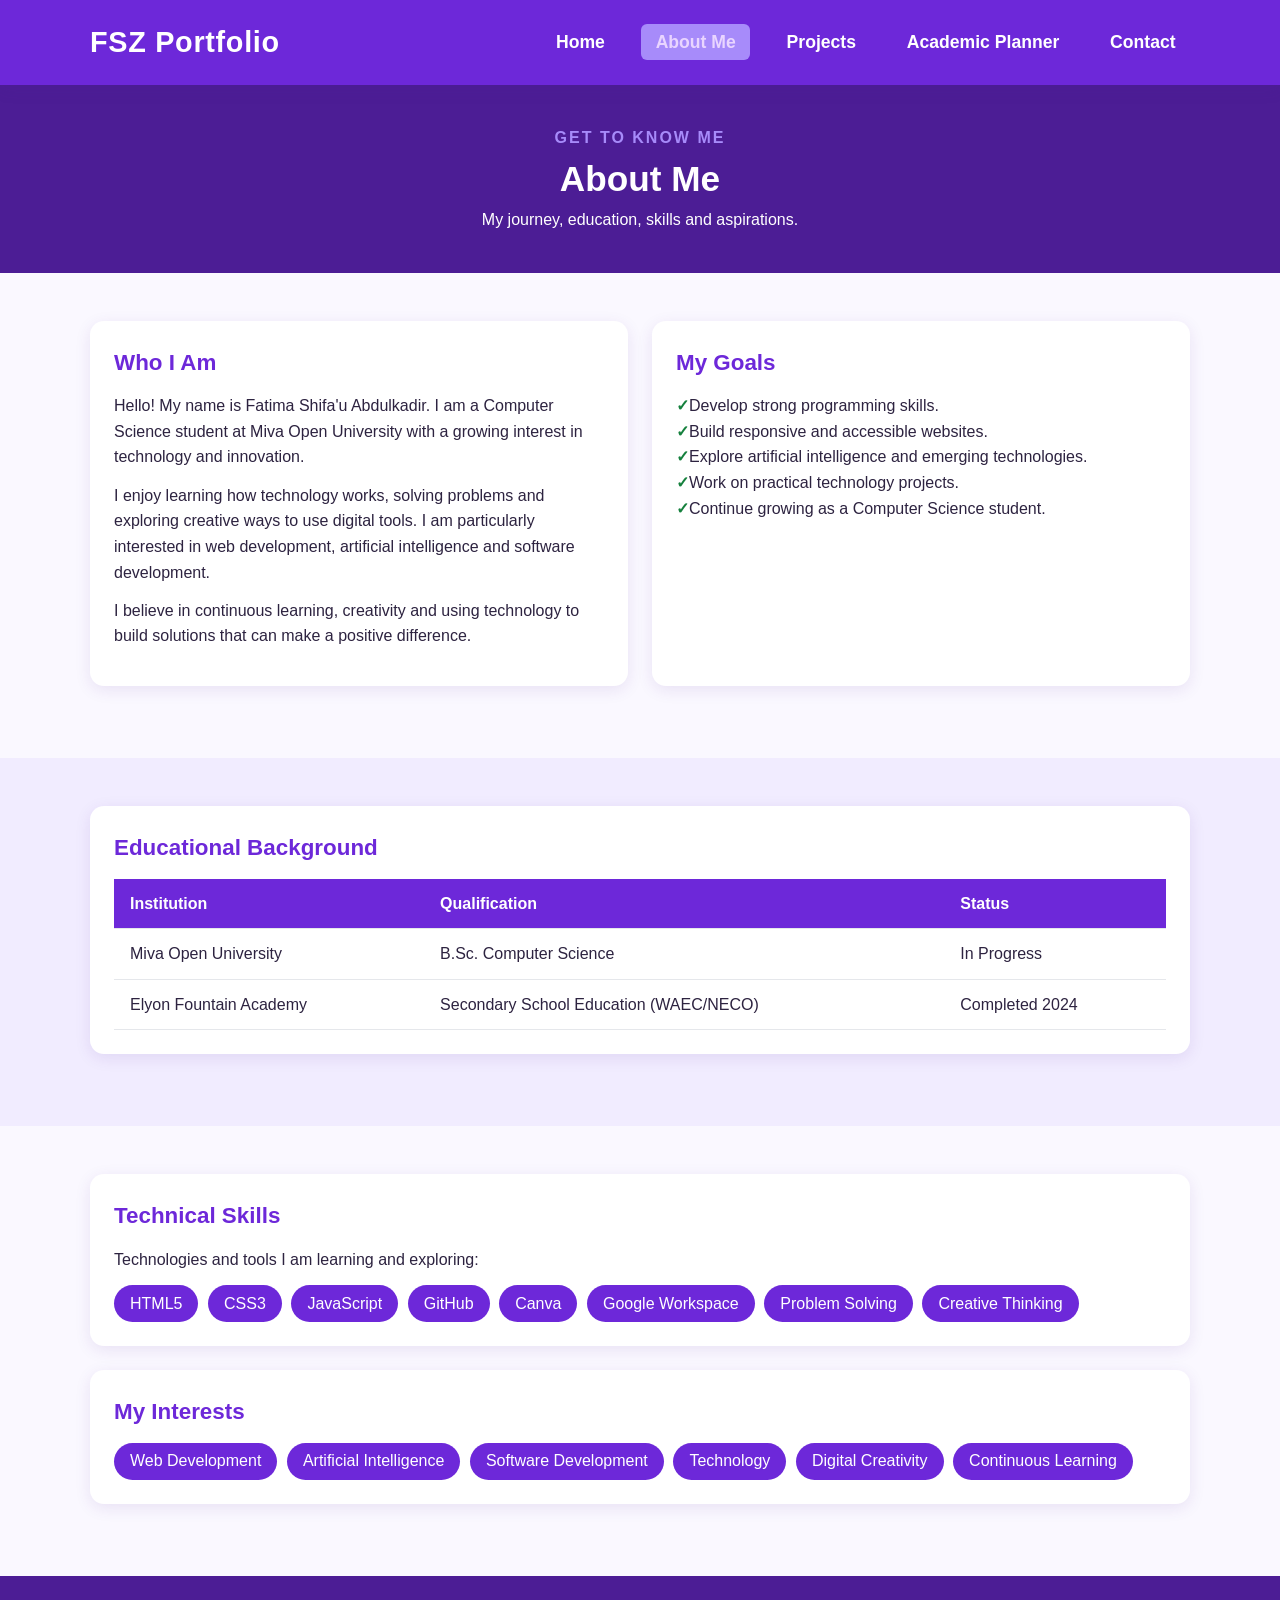
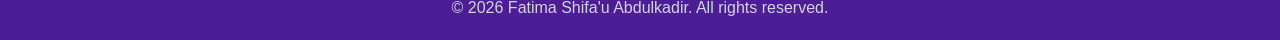
<file: about.html>
<!DOCTYPE html>
<html lang="en">
<head>
  <meta charset="UTF-8">
  <meta name="viewport" content="width=device-width, initial-scale=1.0">
  <meta name="description" content="Learn more about Fatima Shifa'u Abdulkadir, a Computer Science student.">
  <title>About Me | Fatima Shifa'u Abdulkadir</title>
  <link rel="stylesheet" href="style.css">
  <link rel="preconnect" href="https://fonts.googleapis.com">
  <link rel="preconnect" href="https://fonts.gstatic.com" crossorigin>
  <link href="https://fonts.googleapis.com/css2?family=Poppins:wght@400;500;600;700&display=swap" rel="stylesheet">
</head>

<body>

<header class="site-header">
  <div class="container header-inner">
    <a href="index.html" class="logo">FSZ Portfolio</a>

    <button class="nav-toggle" id="navToggle"
      aria-label="Toggle navigation" aria-expanded="false">☰</button>

    <nav aria-label="Main navigation">
      <ul class="nav-menu" id="navMenu">
        <li><a href="index.html">Home</a></li>
        <li><a href="about.html" class="active">About Me</a></li>
        <li><a href="projects.html">Projects</a></li>
        <li><a href="planner.html">Academic Planner</a></li>
        <li><a href="contact.html">Contact</a></li>
      </ul>
    </nav>
  </div>
</header>

<main>

  <section class="page-banner">
    <div class="container">
      <p class="eyebrow">Get to know me</p>
      <h1>About Me</h1>
      <p>My journey, education, skills and aspirations.</p>
    </div>
  </section>

  <section class="section">
    <div class="container two-col">

      <article class="card">
        <h2>Who I Am</h2>
        <p>
          Hello! My name is Fatima Shifa'u Abdulkadir.
          I am a Computer Science student at Miva Open University
          with a growing interest in technology and innovation.
        </p>
        <p>
          I enjoy learning how technology works, solving problems
          and exploring creative ways to use digital tools.
          I am particularly interested in web development,
          artificial intelligence and software development.
        </p>
        <p>
          I believe in continuous learning, creativity and
          using technology to build solutions that can make
          a positive difference.
        </p>
      </article>

      <article class="card">
        <h2>My Goals</h2>
        <ul class="check-list">
          <li>Develop strong programming skills.</li>
          <li>Build responsive and accessible websites.</li>
          <li>Explore artificial intelligence and emerging technologies.</li>
          <li>Work on practical technology projects.</li>
          <li>Continue growing as a Computer Science student.</li>
        </ul>
      </article>

    </div>
  </section>

  <section class="section alt">
    <div class="container">
      <article class="card">
        <h2>Educational Background</h2>

        <table>
          <thead>
            <tr>
              <th>Institution</th>
              <th>Qualification</th>
              <th>Status</th>
            </tr>
          </thead>

          <tbody>
            <tr>
              <td>Miva Open University</td>
              <td>B.Sc. Computer Science</td>
              <td>In Progress</td>
            </tr>
            <tr>
              <td>Elyon Fountain Academy</td>
              <td>Secondary School Education (WAEC/NECO)</td>
              <td>Completed 2024</td>
            </tr>
          </tbody>
        </table>
      </article>
    </div>
  </section>

  <section class="section">
    <div class="container">

      <article class="card">
        <h2>Technical Skills</h2>
        <p>Technologies and tools I am learning and exploring:</p>

        <ul class="tag-list">
          <li>HTML5</li>
          <li>CSS3</li>
          <li>JavaScript</li>
          <li>GitHub</li>
          <li>Canva</li>
          <li>Google Workspace</li>
          <li>Problem Solving</li>
          <li>Creative Thinking</li>
        </ul>
      </article>

      <article class="card">
        <h2>My Interests</h2>
        <ul class="tag-list">
          <li>Web Development</li>
          <li>Artificial Intelligence</li>
          <li>Software Development</li>
          <li>Technology</li>
          <li>Digital Creativity</li>
          <li>Continuous Learning</li>
        </ul>
      </article>

    </div>
  </section>

</main>

<footer class="site-footer">
  <div class="container">
    <p>&copy; 2026 Fatima Shifa'u Abdulkadir. All rights reserved.</p>
  </div>
</footer>

<script src="jscript.js"></script>
</body>
</html>
</file>
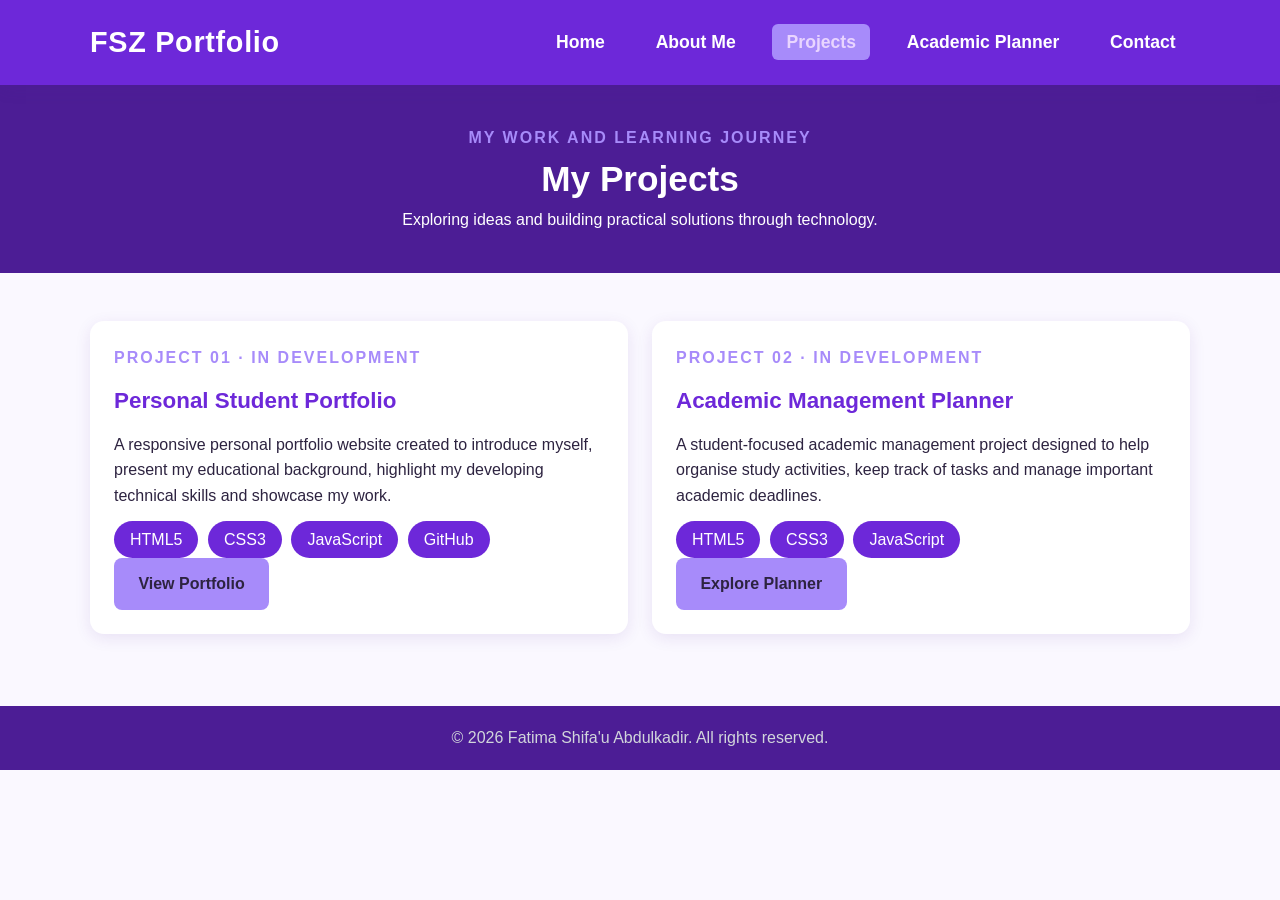
<file: projects.html>
<!DOCTYPE html>
<html lang="en">
<head>
  <meta charset="UTF-8">
  <meta name="viewport" content="width=device-width, initial-scale=1.0">
  <title>My Projects | Fatima Shifa'u Abdulkadir</title>
  <link rel="stylesheet" href="style.css">
</head>

<body>

<header class="site-header">
  <div class="container header-inner">
    <a href="index.html" class="logo">FSZ Portfolio</a>

    <nav>
      <ul class="nav-menu">
        <li><a href="index.html">Home</a></li>
        <li><a href="about.html">About Me</a></li>
        <li><a href="projects.html" class="active">Projects</a></li>
        <li><a href="planner.html">Academic Planner</a></li>
        <li><a href="contact.html">Contact</a></li>
      </ul>
    </nav>
  </div>
</header>

<main>

  <section class="page-banner">
    <div class="container">
      <p class="eyebrow">My work and learning journey</p>
      <h1>My Projects</h1>
      <p>Exploring ideas and building practical solutions through technology.</p>
    </div>
  </section>

  <section class="section">
    <div class="container">

      <div class="two-col">

        <!-- Project 1 -->
        <div class="card">
          <p class="eyebrow">Project 01 · In Development</p>

          <h2>Personal Student Portfolio</h2>

          <p>
            A responsive personal portfolio website created to introduce
            myself, present my educational background, highlight my
            developing technical skills and showcase my work.
          </p>

          <ul class="tag-list">
            <li>HTML5</li>
            <li>CSS3</li>
            <li>JavaScript</li>
            <li>GitHub</li>
          </ul>

          <a href="index.html" class="btn btn-primary">View Portfolio</a>
        </div>

        <!-- Project 2 -->
        <div class="card">
          <p class="eyebrow">Project 02 · In Development</p>

          <h2>Academic Management Planner</h2>

          <p>
            A student-focused academic management project designed
            to help organise study activities, keep track of tasks
            and manage important academic deadlines.
          </p>

          <ul class="tag-list">
            <li>HTML5</li>
            <li>CSS3</li>
            <li>JavaScript</li>
          </ul>

          <a href="planner.html" class="btn btn-primary">Explore Planner</a>
        </div>

      </div>
    </div>
  </section>

</main>

<footer class="site-footer">
  <div class="container">
    <p>&copy; 2026 Fatima Shifa'u Abdulkadir. All rights reserved.</p>
  </div>
</footer>

</body>
</html>
</file>
<file: style.css>
/* Modern Academic Planner styling */

.planner-card {
  position: relative;
  border: 1px solid #E5D8FF;
  border-radius: 20px;
  background: linear-gradient(145deg, #FFFFFF, #F8F4FF);
  box-shadow: 0 8px 25px rgba(76, 29, 149, 0.09);
  transition: transform 0.3s ease, box-shadow 0.3s ease;
}

.planner-card:hover {
  transform: translateY(-5px);
  box-shadow: 0 14px 30px rgba(76, 29, 149, 0.15);
}

.planner-card h2 {
  color: var(--primary);
  font-size: 1.45rem;
}

.planner-icon {
  display: inline-flex;
  align-items: center;
  justify-content: center;
  width: 58px;
  height: 58px;
  border-radius: 16px;
  background: #EEE7FF;
  font-size: 30px;
}

.planner-form input,
.planner-form select {
  border: 1px solid #D8C8F5;
  border-radius: 12px;
  padding: 14px;
  transition: border 0.2s, box-shadow 0.2s;
}

.planner-form input:focus,
.planner-form select:focus {
  outline: none;
  border-color: var(--primary);
  box-shadow: 0 0 0 3px rgba(109, 40, 217, 0.12);
}

.planner-card .task-item {
  background: #F4EFFF;
  border: 1px solid #E5D8FF;
  border-radius: 12px;
  padding: 14px;
  margin-top: 12px;
}

.planner-card .task-item.completed {
  background: #F0FDF4;
  border-color: #BBF7D0;
}

.planner-card .delete-btn {
  background: #F3E8FF;
  color: #6D28D9;
  border-radius: 9px;
  font-weight: 600;
}

.planner-card .delete-btn:hover {
  background: #6D28D9;
  color: white;
}

.progress-track {
  height: 13px;
  background: #EDE5FA;
  border-radius: 20px;
}

.progress-fill {
  background: linear-gradient(90deg, #8B5CF6, #6D28D9);
  border-radius: 20px;
}
/* ===== Lilac, Purple & White Theme ===== */
:root {
  --primary: #6D28D9;
  --primary-dark: #4C1D95;
  --accent: #A78BFA;
  --bg: #FAF8FF;
  --card: #FFFFFF;
  --text: #2D2340;
  --muted: #766B86;
  --danger: #DC2626;
  --success: #15803D;
  --radius: 14px;
  --shadow: 0 4px 16px rgba(76, 29, 149, 0.10);
} 
* { box-sizing: border-box; margin: 0; padding: 0; }
 
body {
  font-family: "Segoe UI", Tahoma, Arial, sans-serif;
  background: var(--bg);
  color: var(--text);
  line-height: 1.6;
}
 
img { max-width: 100%; display: block; }
a { color: var(--primary); }
.container { width: 90%; max-width: 1100px; margin: 0 auto; }
.narrow { max-width: 720px; }
.center { text-align: center; margin-bottom: 1rem; }
 
/* ===== Header & navigation ===== */
.site-header {
  background: var(--primary);
  position: sticky;
  top: 0;
  z-index: 100;
  box-shadow: var(--shadow);
}
.header-inner {
  display: flex;
  justify-content: space-between;
  align-items: center;
  padding: 0.8rem 0;
}
..logo {
  color: #fff !important;
  font-family: "Segoe UI", Tahoma, Arial, sans-serif;
  font-size: 1.5rem !important;
  font-weight: 800 !important;
  text-decoration: none;
  letter-spacing: 0.5px;
  white-space: nowrap;
}
.nav-menu { display: flex; gap: 0.4rem; list-style: none; }
.nav-menu a {
  color: #e5e7eb;
  text-decoration: none;
  padding: 0.5rem 0.9rem;
  border-radius: 6px;
  transition: background 0.3s, color 0.3s;
}
.nav-menu a:hover,
.nav-menu a.active { background: var(--accent); color: #2D2340; }
.nav-toggle {
  display: none;
  background: none;
  border: 0;
  color: #fff;
  font-size: 1.8rem;
  cursor: pointer;
}
 
/* ===== Hero ===== */
.hero {
  background: linear-gradient(135deg, var(--primary), #A78BFA);
  color: #fff;
  padding: 4rem 0;
}
.hero-grid {
  display: flex;
  align-items: center;
  justify-content: space-between;
  gap: 2rem;
}
.hero-text { flex: 1; animation: slideUp 0.9s ease both; }
.eyebrow { text-transform: uppercase; letter-spacing: 2px; color: var(--accent); font-weight: 600; }
.hero h1 { font-size: 2.8rem; line-height: 1.2; margin: 0.5rem 0 1rem; }
.highlight { color: var(--accent); }
.lead { font-size: 1.1rem; max-width: 560px; margin-bottom: 1.5rem; }
.hero-photo { flex: 0 0 280px; text-align: center; animation: fadeIn 1.2s ease both; }
.hero-photo img {
  width: 260px;
  height: 260px;
  object-fit: cover;
  border-radius: 50%;
  border: 6px solid var(--accent);
  margin: 0 auto 0.8rem;
  background: #fff;
}
.hero-photo figcaption { font-size: 0.95rem; opacity: 0.9; }
 
/* ===== Buttons ===== */
.btn-group { display: flex; flex-wrap: wrap; gap: 0.8rem; }
.btn {
  display: inline-block;
  padding: 0.7rem 1.4rem;
  border-radius: 8px;
  font-size: 1rem;
  font-weight: 600;
  text-decoration: none;
  cursor: pointer;
  border: 2px solid transparent;
  transition: transform 0.2s, background 0.3s, color 0.3s;
}
.btn:hover { transform: translateY(-2px); }
.btn-primary { background: var(--accent); color: #2D2340; }
.btn-primary:hover { background: #8B5CF6; }
.btn-outline { background: transparent; color: var(--primary); border-color: var(--primary); }
.hero .btn-outline { color: #fff; border-color: #fff; }
.btn-outline:hover { background: var(--primary); color: #fff; }
 
/* ===== Sections & cards ===== */
.section { padding: 3rem 0; }
.section.alt { background: #F1ECFF; }
.page-banner { background: var(--primary-dark); color: #fff; text-align: center; padding: 2.5rem 0; }
.page-banner h1 { font-size: 2.2rem; }
 
.card {
  background: var(--card);
  border-radius: var(--radius);
  padding: 1.5rem;
  box-shadow: var(--shadow);
  margin-bottom: 1.5rem;
  transition: transform 0.3s, box-shadow 0.3s;
}
.card:hover { transform: translateY(-4px); box-shadow: 0 8px 22px rgba(0, 0, 0, 0.14); }
.card h2 { color: var(--primary); margin-bottom: 0.8rem; font-size: 1.4rem; }
.card p { margin-bottom: 0.8rem; }
.card ol, .card ul { padding-left: 1.3rem; }
 
.two-col { display: grid; grid-template-columns: 1fr 1fr; gap: 1.5rem; }
.grid-3 { display: grid; grid-template-columns: repeat(3, 1fr); gap: 1.5rem; }
 
.check-list { list-style: none; padding-left: 0 !important; }
.check-list li::before { content: "\2713 "; color: var(--success); font-weight: bold; }
.tag-list { list-style: none; display: flex; flex-wrap: wrap; gap: 0.6rem; padding-left: 0 !important; }
.tag-list li {
  background: var(--primary);
  color: #fff;
  padding: 0.35rem 1rem;
  border-radius: 999px;
  transition: background 0.3s;
}
.tag-list li:hover { background: var(--accent); color: #2D2340; }
 
/* ===== Skills ===== */
.skill { margin-bottom: 0.8rem; }
.bar { background: #e5e7eb; border-radius: 999px; overflow: hidden; }
.fill {
  background: var(--primary);
  color: #fff;
  font-size: 0.8rem;
  padding: 2px 10px;
  text-align: right;
  animation: grow 1.5s ease;
}
 
/* ===== Projects ===== */
.project-card img { border-radius: 8px; margin-bottom: 1rem; width: 100%; }
.tech { color: var(--muted); font-size: 0.9rem; font-style: italic; }
 
/* ===== Tables ===== */
table { width: 100%; border-collapse: collapse; background: #fff; }
caption { text-align: left; font-weight: 600; padding-bottom: 0.5rem; color: var(--muted); }
th, td { padding: 0.75rem 1rem; text-align: left; border-bottom: 1px solid #e5e7eb; }
th { background: var(--primary); color: #fff; }
tbody tr:hover { background: #F7F3FF; }
 
/* ===== Media ===== */
.media-box { text-align: center; }
.media-box audio { width: 100%; max-width: 420px; margin-top: 0.5rem; }
 
/* ===== Forms ===== */
.form-group { margin-bottom: 1.1rem; }
label { display: block; font-weight: 600; margin-bottom: 0.3rem; }
input[type="text"], input[type="email"], textarea {
  width: 100%;
  padding: 0.7rem 0.9rem;
  border: 2px solid #d1d5db;
  border-radius: 8px;
  font-size: 1rem;
  font-family: inherit;
  transition: border-color 0.3s, box-shadow 0.3s;
}
input:focus, textarea:focus {
  outline: none;
  border-color: var(--primary);
  box-shadow: 0 0 0 3px rgba(30, 58, 138, 0.2);
}
input.invalid, textarea.invalid { border-color: var(--danger); }
.error { color: var(--danger); font-size: 0.88rem; display: block; min-height: 1.2rem; }
.success { color: var(--success); font-weight: 600; margin-top: 0.8rem; }
 
/* ===== Planner ===== */
.task-row { display: flex; gap: 0.6rem; }
.task-stats { display: flex; gap: 1.2rem; flex-wrap: wrap; margin: 1rem 0; color: var(--muted); }
.task-list { list-style: none; padding-left: 0 !important; margin-bottom: 1rem; }
.task-item {
  display: flex;
  align-items: center;
  gap: 0.8rem;
  padding: 0.8rem 1rem;
  background: #f9fafb;
  border-left: 5px solid var(--accent);
  border-radius: 8px;
  margin-bottom: 0.6rem;
  animation: slideUp 0.35s ease;
  transition: background 0.3s;
}
.task-item.completed { border-left-color: var(--success); opacity: 0.7; }
.task-item.completed .task-text { text-decoration: line-through; color: var(--muted); }
.task-item input[type="checkbox"] { width: 20px; height: 20px; cursor: pointer; }
.task-text { flex: 1; word-break: break-word; }
.delete-btn {
  background: var(--danger);
  color: #fff;
  border: 0;
  border-radius: 6px;
  padding: 0.4rem 0.8rem;
  cursor: pointer;
  transition: background 0.3s;
}
.delete-btn:hover { background: #991b1b; }
.empty { text-align: center; color: var(--muted); padding: 1rem 0; }
 
/* ===== Footer ===== */
.site-footer { background: var(--primary-dark); color: #d1d5db; text-align: center; padding: 1.2rem 0; }
 
/* ===== Animations ===== */
@keyframes fadeIn { from { opacity: 0; } to { opacity: 1; } }
@keyframes slideUp { from { opacity: 0; transform: translateY(25px); } to { opacity: 1; transform: translateY(0); } }
@keyframes grow { from { width: 0; } }
 
/* ===== Responsive design ===== */
@media (max-width: 900px) {
  .grid-3 { grid-template-columns: 1fr 1fr; }
  .two-col { grid-template-columns: 1fr; }
}
@media (max-width: 700px) {
  .nav-toggle { display: block; }
  .nav-menu {
    display: none;
    flex-direction: column;
    position: absolute;
    top: 100%;
    left: 0;
    right: 0;
    background: var(--primary);
    padding: 0.8rem 5%;
  }
  .nav-menu.open { display: flex; }
  .hero { padding: 2.5rem 0; }
  .hero-grid { flex-direction: column-reverse; text-align: center; }
  .hero h1 { font-size: 2rem; }
  .btn-group { justify-content: center; }
  .hero-photo { flex-basis: auto; }
  .hero-photo img { width: 200px; height: 200px; }
  .grid-3 { grid-template-columns: 1fr; }
  .task-row { flex-direction: column; }
  table { font-size: 0.9rem; display: block; overflow-x: auto; }
}
/* RESTORE FSZ PORTFOLIO BRANDING */

.site-header {
  display: block !important;
  width: 100%;
  background: #6D28D9 !important;
  position: sticky;
  top: 0;
  z-index: 9999;
}

.site-header .header-inner {
  display: flex !important;
  align-items: center !important;
  justify-content: space-between !important;
  min-height: 85px;
}

.site-header a.logo {
  display: inline-block !important;
  visibility: visible !important;
  opacity: 1 !important;
  color: #FFFFFF !important;
  font-size: 1.8rem !important;
  font-weight: 900 !important;
  text-decoration: none !important;
  letter-spacing: 0.7px;
  white-space: nowrap;
  position: relative;
  z-index: 10000;
}

.site-header nav {
  display: block !important;
}

.site-header .nav-menu {
  display: flex;
  align-items: center;
  gap: 22px;
  list-style: none;
  margin: 0;
  padding: 0;
}

.site-header .nav-menu a {
  color: #FFFFFF !important;
  font-size: 1.1rem !important;
  font-weight: 700 !important;
  text-decoration: none !important;
}

.site-header .nav-menu a:hover,
.site-header .nav-menu a.active {
  color: #E9D5FF !important;
}

@media (max-width: 700px) {
  .site-header .logo {
    font-size: 1.5rem !important;
  }

  .site-header .nav-menu {
    display: none;
  }

  .site-header .nav-menu.open {
    display: flex;
    flex-direction: column;
  }
}
/* FSZ PORTFOLIO - TOP LEFT BANNER BRANDING */

.site-header .header-inner {
    display: flex !important;
    justify-content: space-between !important;
    align-items: center !important;
}

.site-header .logo {
    display: block !important;
    color: #FFFFFF !important;
    font-size: 1.9rem !important;
    font-weight: 900 !important;
    text-decoration: none !important;
    margin-right: auto !important;
    visibility: visible !important;
    opacity: 1 !important;
}
</file>
